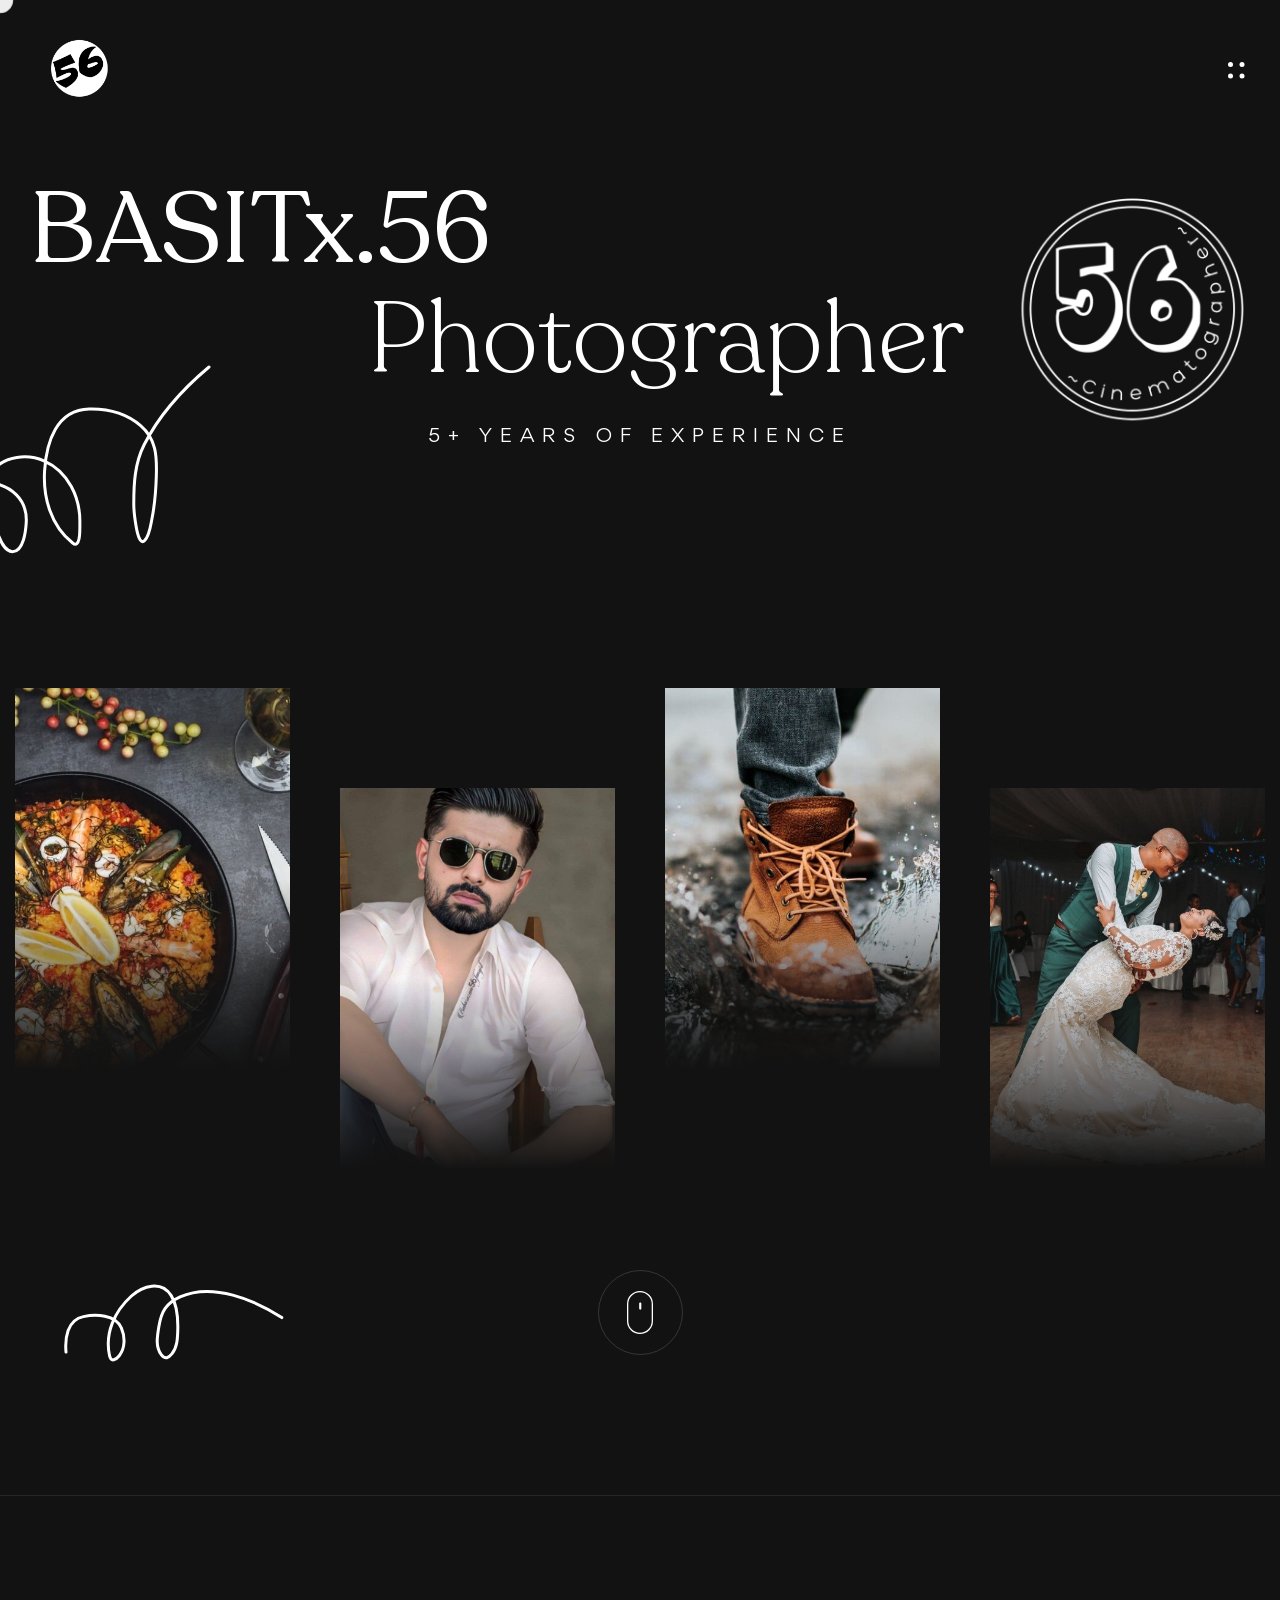
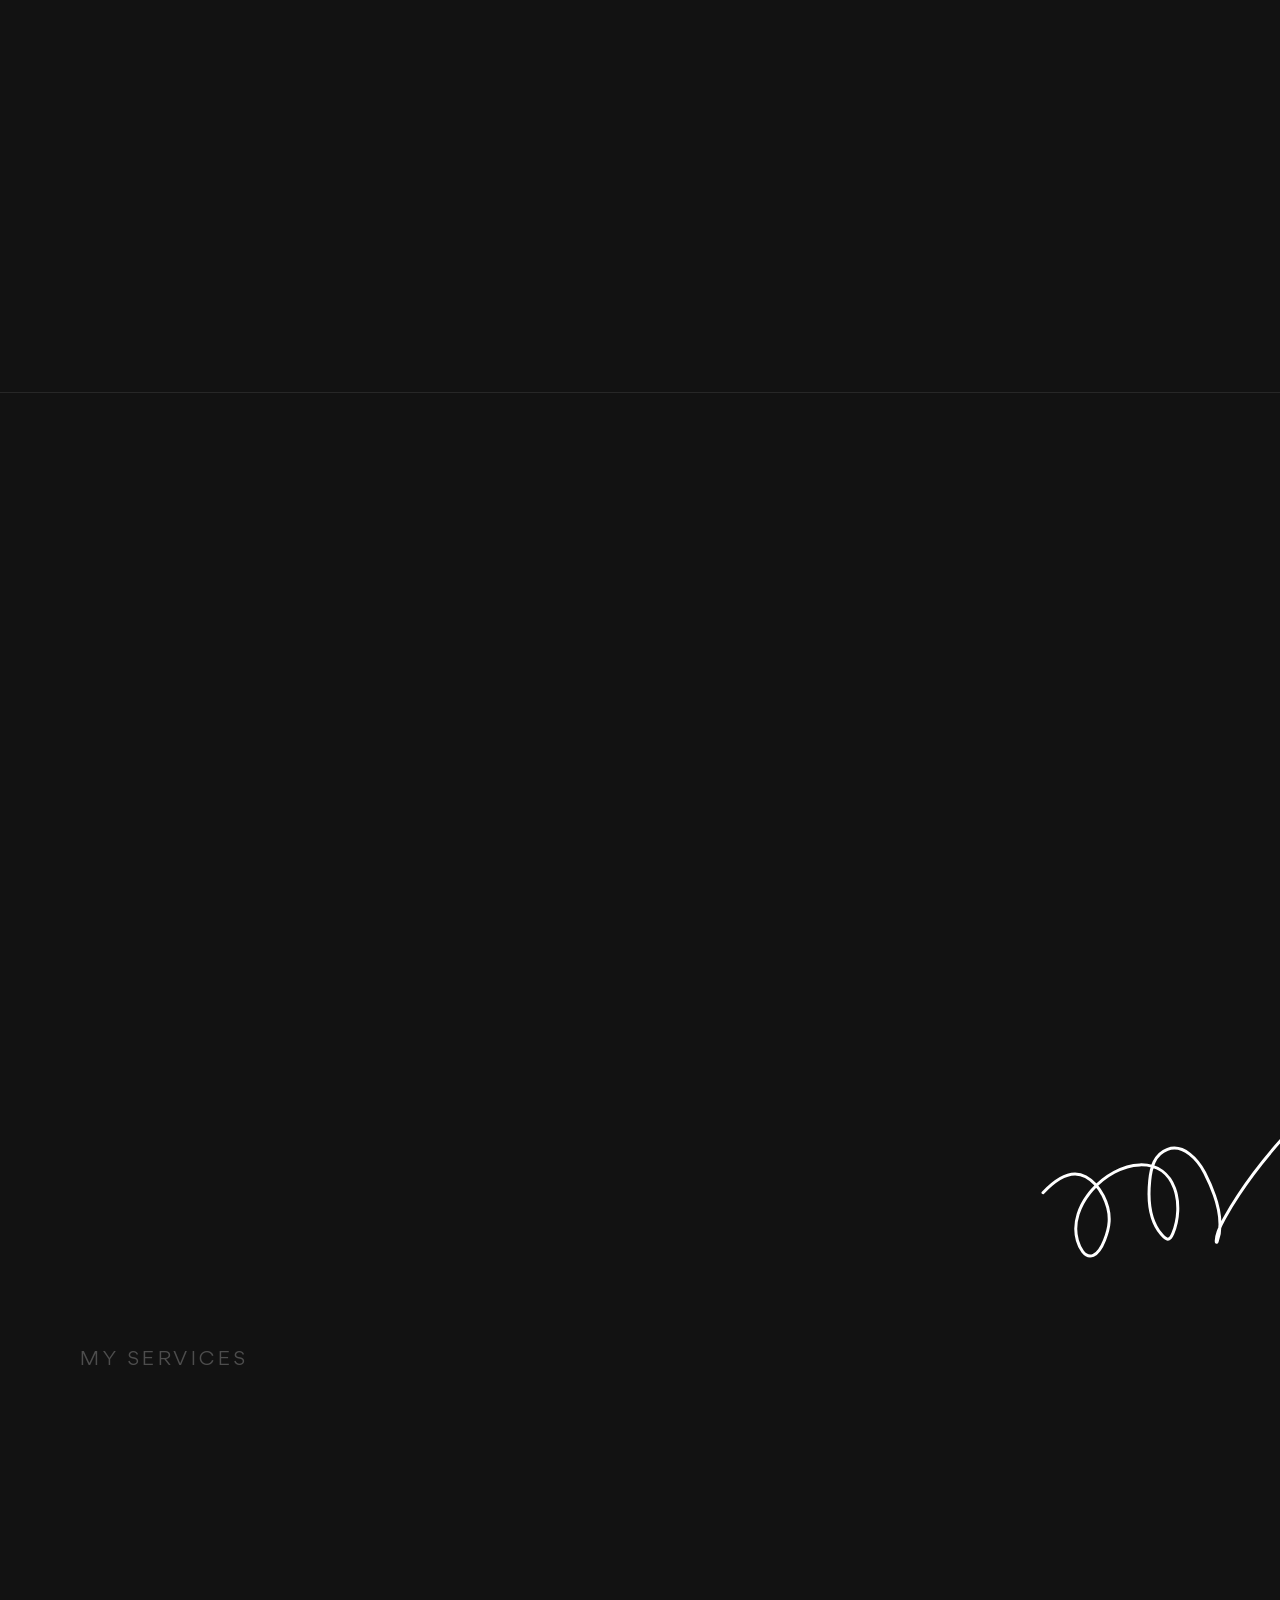
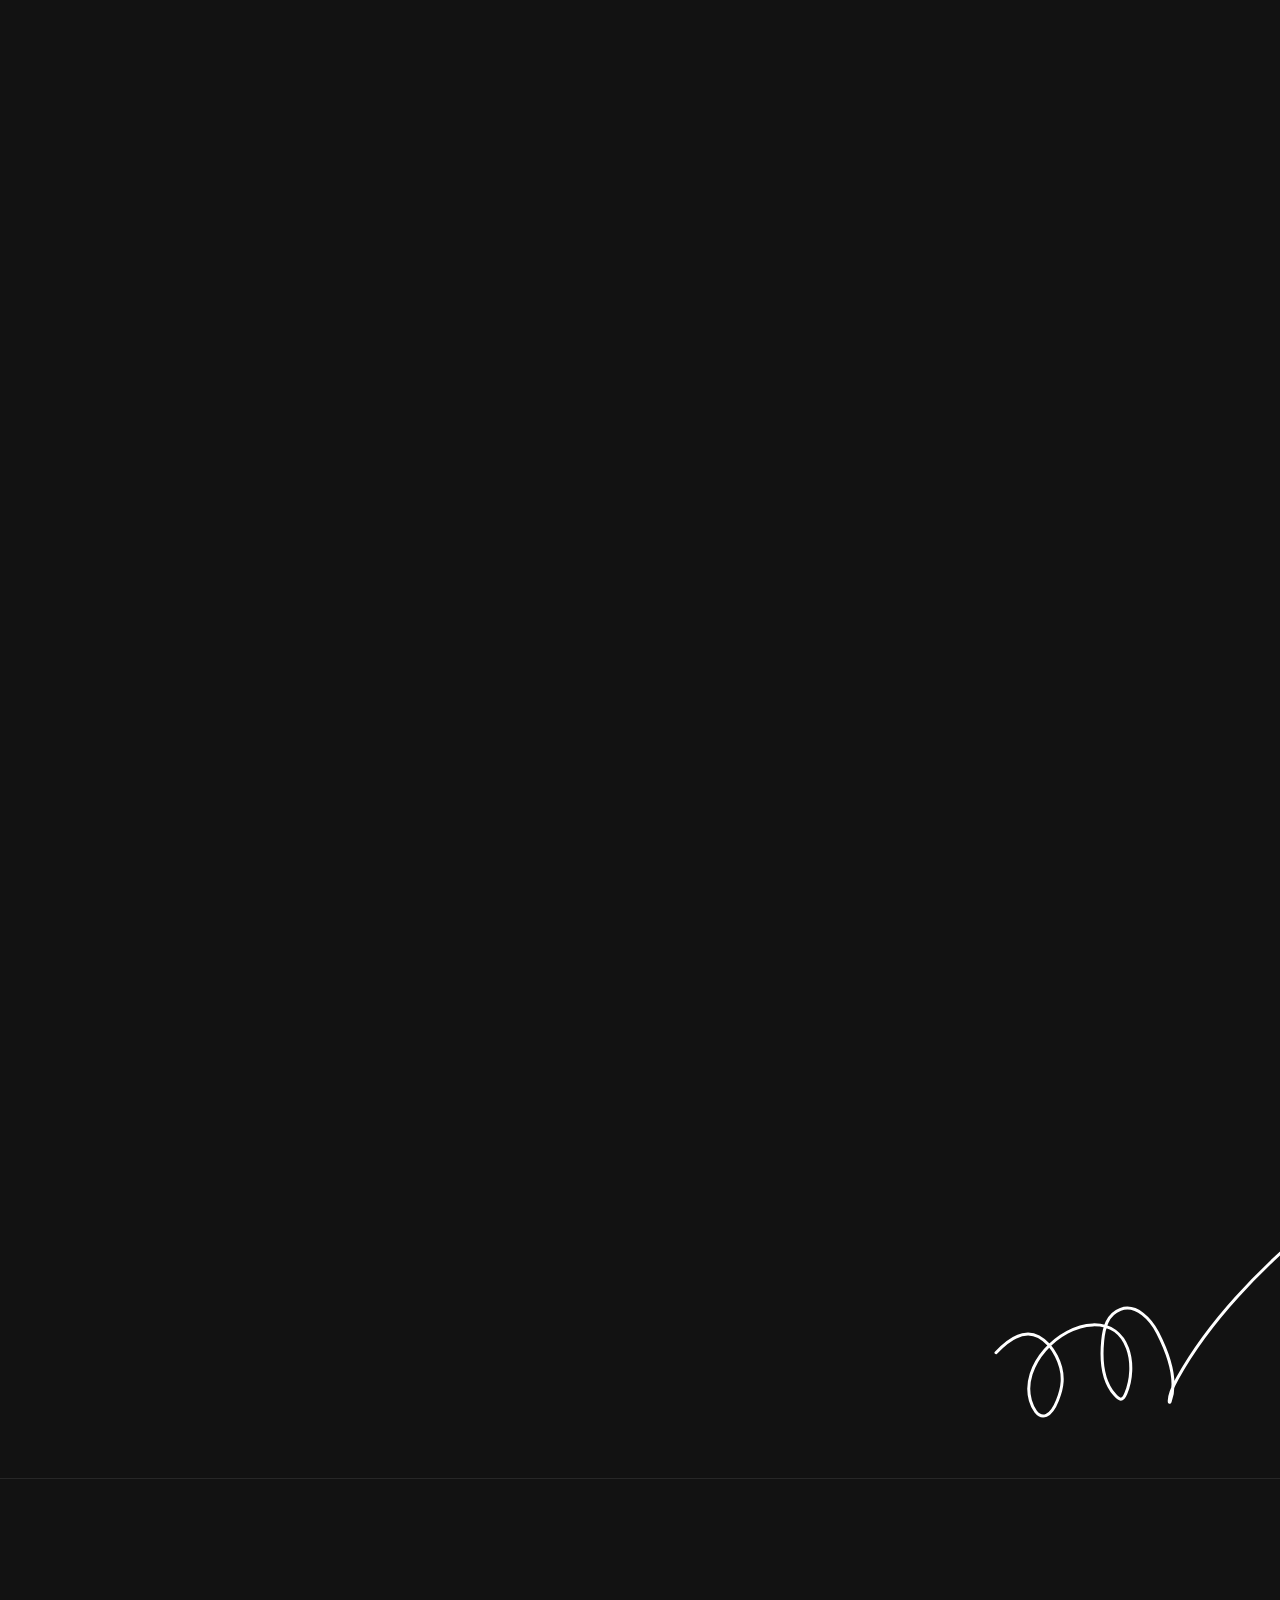
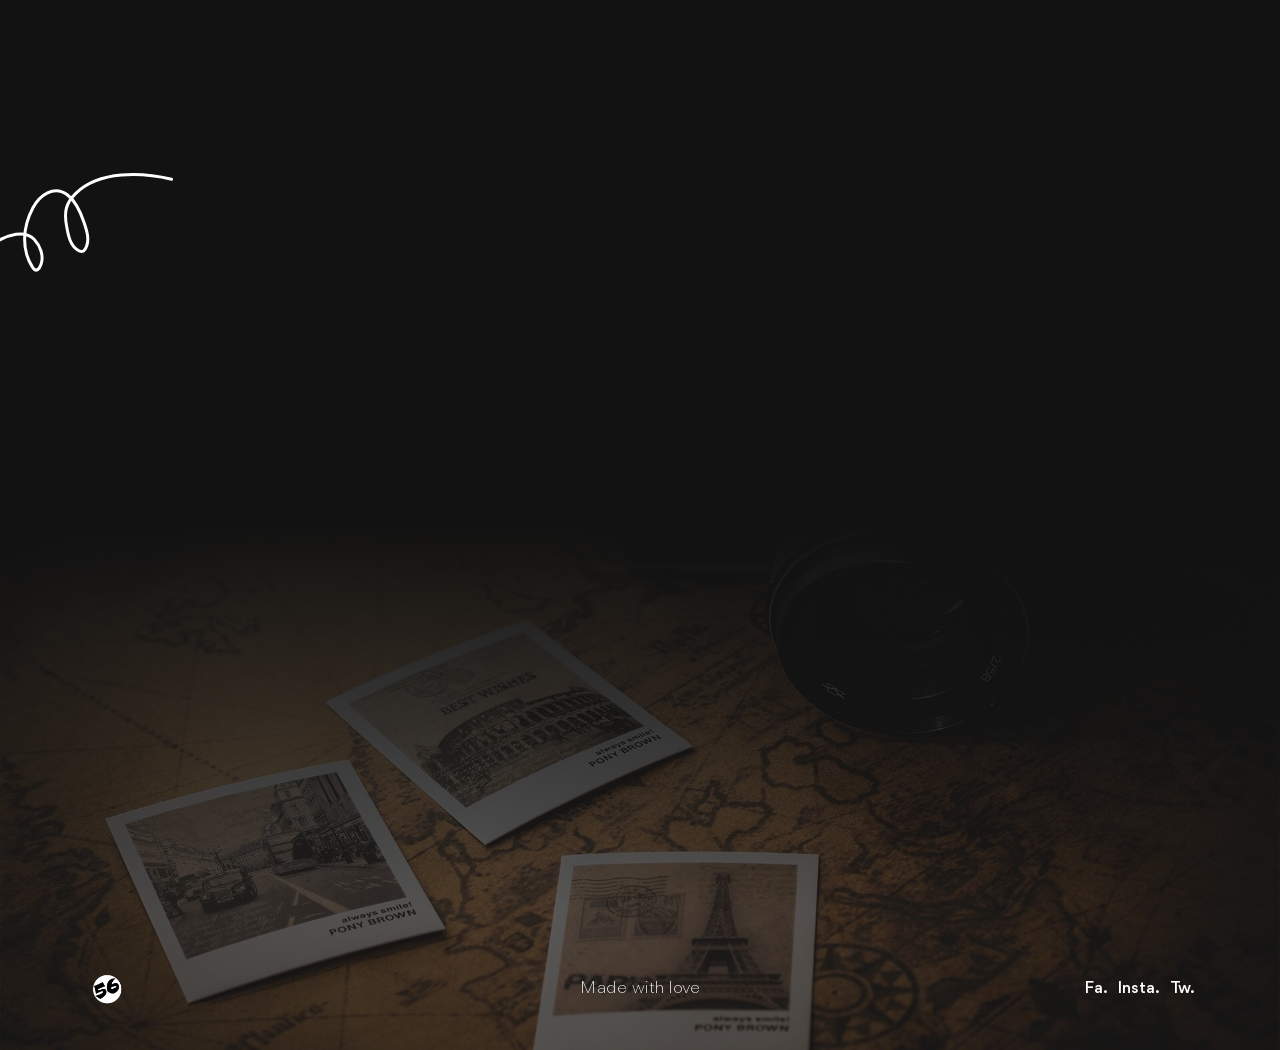
<file: index.html>
<!DOCTYPE html>
<html lang="en">

<head>
  <meta charset="UTF-8">
  <meta http-equiv="X-UA-Compatible" content="IE=edge">
  <meta name="viewport" content="width=device-width, initial-scale=1.0">

  <title>Basitx.56 is very cool</title>

  <meta name="title" content="56 PROTFOLIO">
  <meta name="description" content="This is a photographer portfolio, made by Basitx.56.">

  <link rel="shortcut icon" href="./assets/images/favicon.png" type="image/svg+xml">
  <link rel="stylesheet" href="./assets/css/style.css"> 
  <link rel="stylesheet" href="./assets/font/font.css">
  <link rel="preload" as="image" href="./assets/images/loading.png">
  <link rel="preload" as="image" href="./assets/images/loading-circle.svg">

</head>

<body class="active" id="top">

  <!--#PRELOADING-->

  <div class="loading" data-loading>
    <img src="./assets/images/loading.png" width="55" height="55" alt="loading" class="img">
    <img src="./assets/images/loading-circle.svg" width="70" height="70" alt="" class="circle">
  </div>



    

  <!--#HEADER-->

  <header class="header" data-header>
    <div class="container">

      <a href="#" class="logo">
        <img src="./assets/images/logo.png" width="80" height="80" alt="Basit home">
      </a>

      <button class="nav-open-btn" aria-label="open menu" data-nav-toggler>
        <img src="./assets/images/menu.svg" width="17" height="17" alt="menu icon">
      </button>

      <nav class="navbar" data-navbar>

        <div class="navbar-top">
          <a href="#" class="logo">
            <img src="./assets/images/nav-logo.png" width="180" height="80" alt="Richard home" class="img">
          </a>

          <button class="nav-close-btn" aria-label="close menu" data-nav-toggler>
            <span class="span one"></span>
            <span class="span two"></span>
          </button>
        </div>

        <ul class="navbar-list">

          <li class="navbar-item">
            <a href="#home" class="navbar-link" data-nav-link>Home</a>
          </li>

          <li class="navbar-item">
            <a href="#gallery" class="navbar-link" data-nav-link>Gallery</a>
          </li>

          <li class="navbar-item">
            <a href="#about" class="navbar-link" data-nav-link>About</a>
          </li>

          <li class="navbar-item">
            <a href="#services" class="navbar-link" data-nav-link>Services</a>
          </li>

          <li class="navbar-item">
            <a href="#portfolio" class="navbar-link" data-nav-link>Portfolio</a>
          </li>

          <li class="navbar-item">
            <a href="#contact" class="navbar-link" data-nav-link>Contact us</a>
          </li>

        </ul>

        <button class="login-btn">
          <img src="./assets/images/user.svg" width="21" height="21" alt="user icon">

          <span class="span">Login</span>
        </button>

        <p class="navbar-title">My Address</p>

        <address class="navbar-text">
          A land of ancient heritage, vibrant cultures, and majestic landscapes, Pakistan thrives where tradition and modernity converge.
        </address>

        <p class="navbar-text">
          Urgent issue? call us at
          <a href="tel:xxxxxxxxxx" class="contact-link">0315-151432-5</a>
        </p>

      </nav>

      <div class="overlay" data-nav-toggler data-overlay></div>

    </div>
  </header>





  <main>
    <article>

      <!--#HERO-->

      <section class="section hero" id="home" aria-label="home">
        <div class="container">

          <img src="./assets/images/hero-banner.png" width="500px" height="500px" alt="" class="hero-banner">

          <div class="hero-content">

            <h1 class="h1 hero-title">BASITx.56</h1>

            <div class="wrapper h2">
              <strong class="strong" data-letter-effect>Photographer</strong>
              <strong class="strong" data-letter-effect>Shutterbug</strong>
              <strong class="strong" data-letter-effect>Lensman</strong>
              <strong class="strong" data-letter-effect>Visual artist</strong>
            </div>

            <p class="hero-text">5+ Years Of Experience</p>

          </div>

        </div>

        <img src="./assets/images/hero-shape.svg" width="211" height="189" alt="" class="shape">

      </section>





      <!--#GALLERY-->

      <section class="section gallery" id="gallery">
        <div class="container">

          <ul class="gallery-list">

            <li class="gallery-item" data-reveal>

              <div class="gallery-card">

                <figure class="card-banner img-holder has-before" style="--width: 450; --height: 625;">
                  <img src="./assets/images/gallery-1.jpg" width="450" height="625" loading="lazy" alt="The Drunken"
                    class="img-cover">
                </figure>

                <div class="card-content">
                  <h3 class="h6">
                    <a href="#" class="card-title">The Drunken</a>
                  </h3>

                  <span class="card-tag">Food, Event</span>
                </div>

                <a href="#" class="btn-icon">
                  <img src="./assets/images/arrow-forward.svg" width="43" height="20" loading="lazy"
                    alt="arrow-forward icon">
                </a>

              </div>

              <div class="gallery-card">

                <figure class="card-banner img-holder has-before" style="--width: 450; --height: 625;">
                  <img src="./assets/images/gallery-2.jpg" width="450" height="625" loading="lazy"
                    alt="Lettuce Entertain" class="img-cover">
                </figure>

                <div class="card-content">
                  <h3 class="h6">
                    <a href="#" class="card-title">Lettuce Entertain</a>
                  </h3>

                  <span class="card-tag">Landscape</span>
                </div>

                <a href="#" class="btn-icon">
                  <img src="./assets/images/arrow-forward.svg" width="43" height="20" loading="lazy"
                    alt="arrow-forward icon">
                </a>

              </div>

            </li>

            <li class="gallery-item" data-reveal>

              <div class="gallery-card">

                <figure class="card-banner img-holder has-before" style="--width: 450; --height: 625;">
                  <img src="./assets/images/gallery-3.jpg" width="450" height="625" loading="lazy" alt="Leaping Lizard"
                    class="img-cover">
                </figure>

                <div class="card-content">
                  <h3 class="h6">
                    <a href="#" class="card-title">Babar Azam</a>
                  </h3>

                  <span class="card-tag">Cricketer, Model</span>
                </div>

                <a href="#" class="btn-icon">
                  <img src="./assets/images/arrow-forward.svg" width="43" height="20" loading="lazy"
                    alt="arrow-forward icon">
                </a>

              </div>

              <div class="gallery-card">

                <figure class="card-banner img-holder has-before" style="--width: 450; --height: 625;">
                  <img src="./assets/images/gallery-4.jpg" width="450" height="625" loading="lazy" alt="Juan More Taco"
                    class="img-cover">
                </figure>

                <div class="card-content">
                  <h3 class="h6">
                    <a href="#" class="card-title">Juan More Taco</a>
                  </h3>

                  <span class="card-tag">Architecture, Event</span>
                </div>

                <a href="#" class="btn-icon">
                  <img src="./assets/images/arrow-forward.svg" width="43" height="20" loading="lazy"
                    alt="arrow-forward icon">
                </a>

              </div>

            </li>

            <li class="gallery-item" data-reveal>

              <div class="gallery-card">

                <figure class="card-banner img-holder has-before" style="--width: 450; --height: 625;">
                  <img src="./assets/images/gallery-5.jpg" width="450" height="625" loading="lazy" alt="Goldilox Bagels"
                    class="img-cover">
                </figure>

                <div class="card-content">
                  <h3 class="h6">
                    <a href="#" class="card-title">Goldilox Bagels</a>
                  </h3>

                  <span class="card-tag">People, Film</span>
                </div>

                <a href="#" class="btn-icon">
                  <img src="./assets/images/arrow-forward.svg" width="43" height="20" loading="lazy"
                    alt="arrow-forward icon">
                </a>

              </div>

              <div class="gallery-card">

                <figure class="card-banner img-holder has-before" style="--width: 450; --height: 625;">
                  <img src="./assets/images/gallery-6.jpg" width="450" height="625" loading="lazy" alt="Cookie Monstah"
                    class="img-cover">
                </figure>

                <div class="card-content">
                  <h3 class="h6">
                    <a href="#" class="card-title">Shaheen Afridi</a>
                  </h3>

                  <span class="card-tag">Wedding, Event</span>
                </div>

                <a href="#" class="btn-icon">
                  <img src="./assets/images/arrow-forward.svg" width="43" height="20" loading="lazy"
                    alt="arrow-forward icon">
                </a>

              </div>

            </li>

            <li class="gallery-item" data-reveal>

              <div class="gallery-card">

                <figure class="card-banner img-holder has-before" style="--width: 450; --height: 625;">
                  <img src="./assets/images/gallery-7.jpg" width="450" height="625" loading="lazy"
                    alt="Divine Pastabilities" class="img-cover">
                </figure>

                <div class="card-content">
                  <h3 class="h6">
                    <a href="#" class="card-title">Divine Pastabilities</a>
                  </h3>

                  <span class="card-tag">Wedding, Model</span>
                </div>

                <a href="#" class="btn-icon">
                  <img src="./assets/images/arrow-forward.svg" width="43" height="20" loading="lazy"
                    alt="arrow-forward icon">
                </a>

              </div>

              <div class="gallery-card">

                <figure class="card-banner img-holder has-before" style="--width: 450; --height: 625;">
                  <img src="./assets/images/gallery-8.jpg" width="450" height="625" loading="lazy"
                    alt="The Lockhart Bar" class="img-cover">
                </figure>

                <div class="card-content">
                  <h3 class="h6">
                    <a href="#" class="card-title">The Lockhart Bar</a>
                  </h3>

                  <span class="card-tag">Health & Wellnes</span>
                </div>

                <a href="#" class="btn-icon">
                  <img src="./assets/images/arrow-forward.svg" width="43" height="20" loading="lazy"
                    alt="arrow-forward icon">
                </a>

              </div>

            </li>

          </ul>

          <a href="#service" class="scroll-down">
            <img src="./assets/images/scroll-down.svg" width="40" height="66" loading="lazy" alt="mouse scroll">
          </a>

          <img src="./assets/images/gallery-shape.svg" width="220" height="78" loading="lazy" alt="" class="shape">

        </div>
      </section>





      <!--#CATEGORY-->

      <section class="section category" aria-label="photography category">
        <div class="container">

          <ul class="category-list">

            <li class="category-item" data-reveal>
              <a href="#" class="category-card">

                <h3 class="h4 card-title">Landscape,</h3>

                <figure class="card-banner img-holder" style="--width: 600; --height: 690;">
                  <img src="./assets/images/category-1.jpg" width="600" height="690" loading="lazy" alt="Landscape"
                    class="img-cover">
                </figure>

              </a>
            </li>

            <li class="category-item" data-reveal>
              <a href="#" class="category-card">

                <h3 class="h4 card-title">Model,</h3>

                <figure class="card-banner img-holder" style="--width: 600; --height: 690;">
                  <img src="./assets/images/category-2.jpg" width="600" height="690" loading="lazy" alt="Model"
                    class="img-cover">
                </figure>

              </a>
            </li>

            <li class="category-item" data-reveal>
              <a href="#" class="category-card">

                <h3 class="h4 card-title">Street,</h3>

                <figure class="card-banner img-holder" style="--width: 600; --height: 690;">
                  <img src="./assets/images/category-3.jpg" width="600" height="690" loading="lazy" alt="Street"
                    class="img-cover">
                </figure>

              </a>
            </li>

            <li class="category-item" data-reveal>
              <a href="#" class="category-card">

                <h3 class="h4 card-title">Product,</h3>

                <figure class="card-banner img-holder" style="--width: 600; --height: 690;">
                  <img src="./assets/images/category-4.jpg" width="600" height="690" loading="lazy" alt="Product"
                    class="img-cover">
                </figure>

              </a>
            </li>

            <li class="category-item" data-reveal>
              <a href="#" class="category-card">

                <h3 class="h4 card-title">Fashion,</h3>

                <figure class="card-banner img-holder" style="--width: 600; --height: 690;">
                  <img src="./assets/images/category-2.jpg" width="600" height="690" loading="lazy" alt="Fashion"
                    class="img-cover">
                </figure>

              </a>
            </li>

            <li class="category-item" data-reveal>
              <a href="#" class="category-card">

                <h3 class="h4 card-title">Film,</h3>

                <figure class="card-banner img-holder" style="--width: 600; --height: 690;">
                  <img src="./assets/images/category-5.jpg" width="600" height="690" loading="lazy" alt="Film"
                    class="img-cover">
                </figure>

              </a>
            </li>

            <li class="category-item" data-reveal>
              <a href="#" class="category-card">

                <h3 class="h4 card-title">Architecture,</h3>

                <figure class="card-banner img-holder" style="--width: 600; --height: 690;">
                  <img src="./assets/images/category-6.jpg" width="600" height="690" loading="lazy" alt="Architecture"
                    class="img-cover">
                </figure>

              </a>
            </li>

            <li class="category-item" data-reveal>
              <a href="#" class="category-card">

                <h3 class="h4 card-title">Event,</h3>

                <figure class="card-banner img-holder" style="--width: 600; --height: 690;">
                  <img src="./assets/images/category-7.jpg" width="600" height="690" loading="lazy" alt="Event"
                    class="img-cover">
                </figure>

              </a>
            </li>

            <li class="category-item" data-reveal>
              <a href="#" class="category-card">

                <h3 class="h4 card-title">Wedding,</h3>

                <figure class="card-banner img-holder" style="--width: 600; --height: 690;">
                  <img src="./assets/images/category-8.jpg" width="600" height="690" loading="lazy" alt="Wedding"
                    class="img-cover">
                </figure>

              </a>
            </li>

            <li class="category-item" data-reveal>
              <a href="#" class="category-card">

                <h3 class="h4 card-title">People,</h3>

                <figure class="card-banner img-holder" style="--width: 600; --height: 690;">
                  <img src="./assets/images/category-9.jpg" width="600" height="690" loading="lazy" alt="People"
                    class="img-cover">
                </figure>

              </a>
            </li>

            <li class="category-item" data-reveal>
              <a href="#" class="category-card">

                <h3 class="h4 card-title">Event,</h3>

                <figure class="card-banner img-holder" style="--width: 600; --height: 690;">
                  <img src="./assets/images/category-7.jpg" width="600" height="690" loading="lazy" alt="Event"
                    class="img-cover">
                </figure>

              </a>
            </li>

            <li class="category-item" data-reveal>
              <a href="#" class="category-card">

                <h3 class="h4 card-title">Food,</h3>

                <figure class="card-banner img-holder" style="--width: 600; --height: 690;">
                  <img src="./assets/images/category-10.jpg" width="600" height="690" loading="lazy" alt="Food"
                    class="img-cover">
                </figure>

              </a>
            </li>

            <li class="category-item" data-reveal>
              <a href="#" class="category-card">

                <h3 class="h4 card-title">Health & Wellnes.</h3>

                <figure class="card-banner img-holder" style="--width: 600; --height: 690;">
                  <img src="./assets/images/category-11.jpg" width="600" height="690" loading="lazy"
                    alt="Health & Wellnes" class="img-cover">
                </figure>

              </a>
            </li>

          </ul>

        </div>
      </section>





      <!--#ABOUT-->

      <section class="section about" id="about" aria-label="about me">
        <div class="container">

          <div class="about-content">

            <h2 class="h2 section-title" data-reveal="right">
              Hi. I’m <br>
               Basitx.56
            </h2>

            <div class="wrapper has-before" data-reveal="right">

              <p class="section-text">
                A passionate
                <em class="em">photograher</em>
                who is working in this field for
                <em class="em">last FIVE years.</em>
                I’m ready to give you my best.
              </p>

              <img src="./assets/images/signature.png" width="151" height="92" loading="lazy" alt="signature"
                class="img">

            </div>

          </div>

          <figure class="about-banner" data-reveal="left">

            <div class="img-holder has-before" style="--width: 512; --height: 684;">
              <img src="./assets/images/about-banner.jpg" width="512" height="684" loading="lazy" alt="Riachard Ryan"
                class="img-cover">
            </div>

            <img src="./assets/images/about-shape-1.png" width="178" height="178" loading="lazy" alt=""
              class="shape shape-1">

            <img src="./assets/images/about-shape-2.svg" width="659" height="653" loading="lazy" alt=""
              class="shape shape-2">

          </figure>

          <img src="./assets/images/about-shape-3.svg" width="239" height="232" loading="lazy" alt=""
            class="shape shape-3">

        </div>
      </section>





      <!--#SERVICE-->

      <section class="section service" id="service" aria-labelledby="service-lable">

        <p class="section-subtitle container" id="service-lable">My Services</p>

        <ul class="service-list">

          <li data-reveal>
            <div class="service-card container">

              <img src="./assets/images/service-1.jpg" width="340" height="380" loading="lazy" alt="Wedding Photography"
                class="img">

              <div>
                <h3 class="h3 card-title">Wedding Photography</h3>

                <p class="card-subtitle">
                  Capturing moments, timeless and true.

                </p>
              </div>

              <a href="#" class="btn-icon" aria-label="See more">
                <svg xmlns="http://www.w3.org/2000/svg" width="43" height="20" viewBox="0 0 43 20" fill="none">
                  <path d="M0 10H41" stroke="white" stroke-width="2" />
                  <path d="M33 1L41.9 10.2727L33 19" stroke="white" stroke-width="2" />
                </svg>
              </a>

            </div>
          </li>

          <li data-reveal>
            <div class="service-card container">

              <img src="./assets/images/service-2.jpg" width="340" height="380" loading="lazy" alt="Event Organiser"
                class="img">

              <div>
                <h3 class="h3 card-title">Event Organiser</h3>

                <p class="card-subtitle">
                  For us, by great means, their very fault.
                </p>
              </div>

              <a href="#" class="btn-icon" aria-label="See more">
                <svg xmlns="http://www.w3.org/2000/svg" width="43" height="20" viewBox="0 0 43 20" fill="none">
                  <path d="M0 10H41" stroke="white" stroke-width="2" />
                  <path d="M33 1L41.9 10.2727L33 19" stroke="white" stroke-width="2" />
                </svg>
              </a>

            </div>
          </li>

          <li data-reveal>
            <div class="service-card container">

              <img src="./assets/images/service-3.jpg" width="340" height="380" loading="lazy" alt="Product Marketing"
                class="img">

              <div>
                <h3 class="h3 card-title">Product Marketing</h3>

                <p class="card-subtitle">
                  Powerfully repelling what you don’t want, so you can focus on what matters.
                </p>
              </div>

              <a href="#" class="btn-icon" aria-label="See more">
                <svg xmlns="http://www.w3.org/2000/svg" width="43" height="20" viewBox="0 0 43 20" fill="none">
                  <path d="M0 10H41" stroke="white" stroke-width="2" />
                  <path d="M33 1L41.9 10.2727L33 19" stroke="white" stroke-width="2" />
                </svg>
              </a>

            </div>
          </li>

          <li data-reveal>
            <div class="service-card container">

              <img src="./assets/images/service-4.jpg" width="340" height="380" loading="lazy" alt="Videography"
                class="img">

              <div>
                <h3 class="h3 card-title">Videography</h3>

                <p class="card-subtitle">
                  Creating cinematic experiences that captivate and inspire.
                </p>
              </div>

              <a href="#" class="btn-icon" aria-label="See more">
                <svg xmlns="http://www.w3.org/2000/svg" width="43" height="20" viewBox="0 0 43 20" fill="none">
                  <path d="M0 10H41" stroke="white" stroke-width="2" />
                  <path d="M33 1L41.9 10.2727L33 19" stroke="white" stroke-width="2" />
                </svg>
              </a>

            </div>
          </li>

        </ul>

      </section>





      <!--#PORTFOLIO-->

      <section class="section portfolio" id="portfolio" aria-labelledby="portfolio-label">
        <div class="container">

          <div class="portfolio-list">

            <div class="wrapper">

              <h2 class="h2 section-title" id="portfolio-label" data-reveal>My Recent Work.</h2>

              <div class="portfolio-card" data-reveal>

                <figure class="card-banner img-holder has-before" style="--width: 700; --height: 605;">
                  <img src="./assets/images/portfolio-1.jpg" width="700" height="605" loading="lazy" alt="Shoe Promo"
                    class="img-cover">
                </figure>

                <div class="card-content">
                  <h3 class="h4">
                    <a href="#" class="card-title">Shoe Promo</a>
                  </h3>

                  <p class="card-tag">Product</p>
                </div>

                <a href="#" class="btn-icon" aria-label="See more">
                  <svg xmlns="http://www.w3.org/2000/svg" width="43" height="20" viewBox="0 0 43 20" fill="none">
                    <path d="M0 10H41" stroke="black" stroke-width="2" />
                    <path d="M33 1L41.9 10.2727L33 19" stroke="black" stroke-width="2" />
                  </svg>
                </a>

              </div>

              <div class="portfolio-card" data-reveal>

                <figure class="card-banner img-holder has-before" style="--width: 700; --height: 1091;">
                  <img src="./assets/images/portfolio-2.jpg" width="700" height="1091" loading="lazy" alt="Wedding Shot"
                    class="img-cover">
                </figure>

                <div class="card-content">
                  <h3 class="h4">
                    <a href="#" class="card-title">Wedding Shot</a>
                  </h3>

                  <p class="card-tag">Wedding</p>
                </div>

                <a href="#" class="btn-icon" aria-label="See more">
                  <svg xmlns="http://www.w3.org/2000/svg" width="43" height="20" viewBox="0 0 43 20" fill="none">
                    <path d="M0 10H41" stroke="black" stroke-width="2" />
                    <path d="M33 1L41.9 10.2727L33 19" stroke="black" stroke-width="2" />
                  </svg>
                </a>

              </div>

            </div>

            <div class="wrapper">

              <div class="portfolio-card" data-reveal>

                <figure class="card-banner img-holder has-before" style="--width: 700; --height: 1000;">
                  <img src="./assets/images/portfolio-3.jpg" width="700" height="1000" loading="lazy" alt="Fashion Show"
                    class="img-cover">
                </figure>

                <div class="card-content">
                  <h3 class="h4">
                    <a href="#" class="card-title">Fashion Show</a>
                  </h3>

                  <p class="card-tag">Fashion, Model</p>
                </div>

                <a href="#" class="btn-icon" aria-label="See more">
                  <svg xmlns="http://www.w3.org/2000/svg" width="43" height="20" viewBox="0 0 43 20" fill="none">
                    <path d="M0 10H41" stroke="black" stroke-width="2" />
                    <path d="M33 1L41.9 10.2727L33 19" stroke="black" stroke-width="2" />
                  </svg>
                </a>

              </div>

              <div class="portfolio-card" data-reveal>

                <figure class="card-banner img-holder has-before" style="--width: 700; --height: 850;">
                  <img src="./assets/images/portfolio-4.jpg" width="700" height="850" loading="lazy" alt="Jumbo Barger"
                    class="img-cover">
                </figure>

                <div class="card-content">
                  <h3 class="h4">
                    <a href="#" class="card-title">Jumbo Barger</a>
                  </h3>

                  <p class="card-tag">Food</p>
                </div>

                <a href="#" class="btn-icon" aria-label="See more">
                  <svg xmlns="http://www.w3.org/2000/svg" width="43" height="20" viewBox="0 0 43 20" fill="none">
                    <path d="M0 10H41" stroke="black" stroke-width="2" />
                    <path d="M33 1L41.9 10.2727L33 19" stroke="black" stroke-width="2" />
                  </svg>
                </a>

              </div>

            </div>

          </div>

          <img src="./assets/images/portfolio-shape.svg" width="286" height="232" loading="lazy" alt="" class="shape">

        </div>
      </section>

    </article>
  </main>





  <!--#FOOTER-->

  <footer class="footer">

    <div class="footer-top section" id="contact">
      <div class="container">

        <p class="section-subtitle" data-reveal>Contact Us</p>

        <h2 class="h2 section-title" data-reveal>
          Work inquiry, Job oportunities? Send Message.
        </h2>

        <a href="#" class="btn-icon" data-reveal>
          <img src="./assets/images/arrow-forward.svg" width="43" height="20" loading="lazy" alt="arrow-forward icon">
        </a>

        <img src="./assets/images/footer-1.jpg" width="159" height="176" loading="lazy" alt="photography"
          class="abs-img abs-img-1" data-reveal>

        <img src="./assets/images/footer-2.jpg" width="265" height="275" loading="lazy" alt="photography"
          class="abs-img abs-img-2" data-reveal>

        <img src="./assets/images/footer-3.jpg" width="303" height="272" loading="lazy" alt="photography"
          class="abs-img abs-img-3" data-reveal>

        <img src="./assets/images/footer-4.jpg" width="175" height="175" loading="lazy" alt="photography"
          class="abs-img abs-img-4" data-reveal>

        <img src="./assets/images/footer-shape.svg" width="185" height="134" loading="lazy" alt="" class="shape">

      </div>
    </div>

    <div class="footer-bottom">
      <div class="container">

        <a href="#" class="logo">
          <img src="./assets/images/logo.png" width="40" height="40" loading="lazy" alt="Richard home">
        </a>

        <ul class="social-list">

          <li>
            <a href="https://www.facebook.com/BA56T" class="social-link">Fa.</a>
          </li>

          <li>
            <a href="https://www.instagram.com/basitx.56" class="social-link">Insta.</a>
          </li>

          <li>
            <a href="#" class="social-link">Tw.</a>
          </li>

        </ul>

        <p class="copyright">Made with love</p>

      </div>
    </div>

    <div class="footer-bg has-before">
      <img src="./assets/images/footer-bg.jpg" width="1920" height="1135" loading="lazy" alt="photography"
        class="img-cover">
    </div>

  </footer>





  <!--#BACK TO TOP-->

  <a href="#top" class="back-top-btn" aria-label="back to top" data-back-top-btn>0%</a>





  <!--#CURSOR-->

  <div class="cursor" data-cursor></div>





  <!--js link-->
  <script src="./assets/js/script.js"></script>

</body>

</html>
</file>
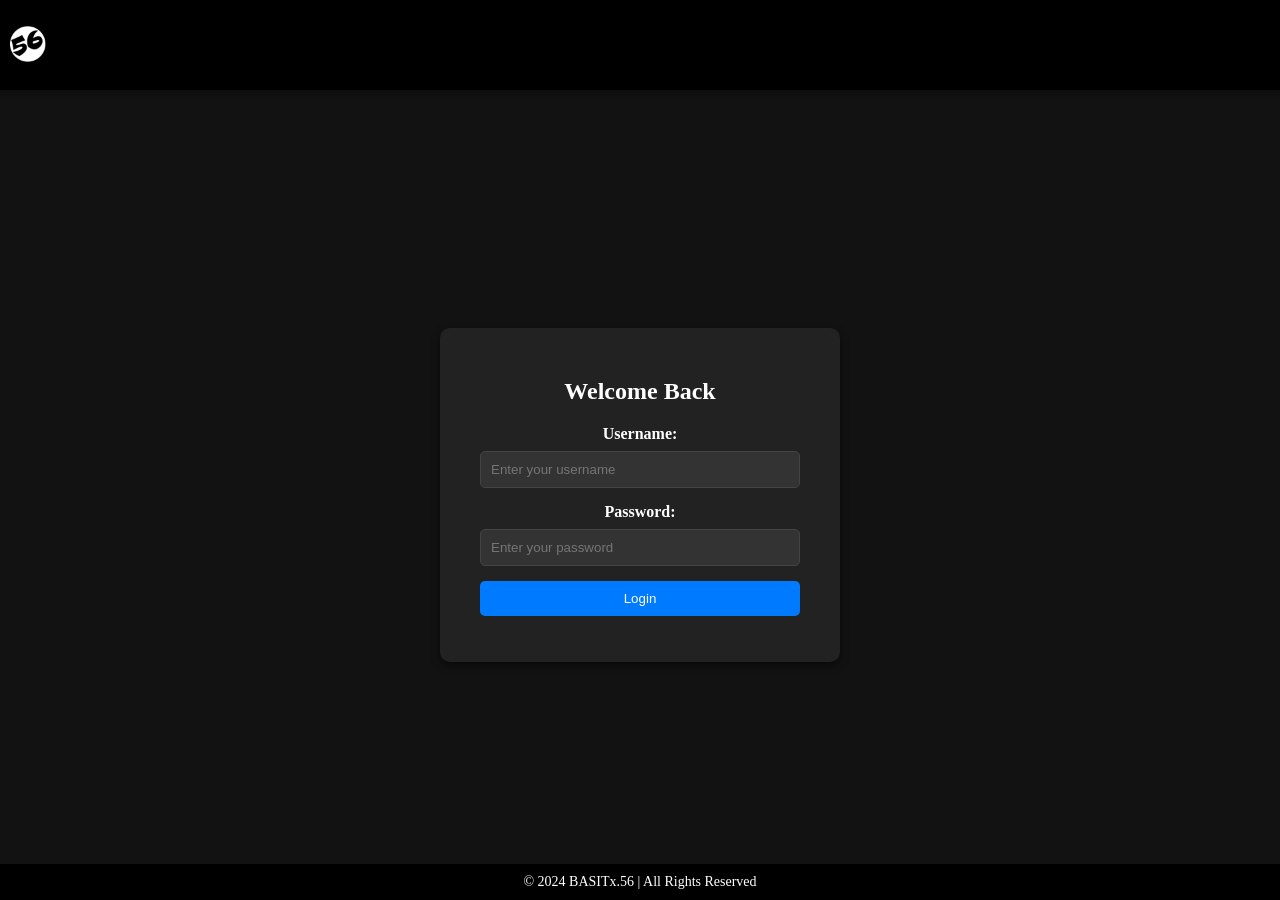
<file: login.html>
<!DOCTYPE html>
<html lang="en">
<head>
  <meta charset="UTF-8">
  <meta name="viewport" content="width=device-width, initial-scale=1.0">
  <title>Login - Portfolio</title>
  <link rel="stylesheet" href="login.css">
</head>
<body>
  <!-- Header -->
  <header class="header">
    <img src="./assets/images/logo.png" alt="Logo" class="logo">
    
  </header>

  <!-- Main Content -->
  <div class="login-container">
    <h2>Welcome Back</h2>
    <form id="loginForm">
      <label for="username">Username:</label>
      <input type="text" id="username" name="username" placeholder="Enter your username" required>
      
      <label for="password">Password:</label>
      <input type="password" id="password" name="password" placeholder="Enter your password" required>
      
      <button type="submit">Login</button>
    </form>
    <p id="error-message" class="error"></p>
  </div>

  <!-- Footer -->
  <footer class="footer">
    <p>&copy; 2024 BASITx.56 | All Rights Reserved</p>
  </footer>

  <script>
    document.getElementById('loginForm').addEventListener('submit', function(event) {
      event.preventDefault();
      
      const username = document.getElementById('username').value;
      const password = document.getElementById('password').value;

      
      if (username === 'basit' && password === 'basit') {
        window.location.href = 'index.html'; // Redirect to the portfolio
      } else {
        document.getElementById('error-message').textContent = 'Invalid username or password.';
      }
    });
  </script>
</body>
</html>
</file>
<file: assets/css/style.css>
/*-----------------------------------*\
  #style.css
\*-----------------------------------*/

/**
 * copyright 2022 codewithsadee
 */





/*-----------------------------------*\
  #CUSTOM PROPERTY
\*-----------------------------------*/

:root {

  /**
   * colors
   */

  --smokey-black: hsl(0, 0%, 7%);
  --eerie-black: hsl(0, 0%, 9%);
  --radical-red: hsl(346, 100%, 58%);
  --white_a9: hsla(0, 0%, 100%, 0.09);
  --white_a15: hsla(0, 0%, 100%, 0.15);
  --white_a25: hsla(0, 0%, 100%, 0.25);
  --white_a50: hsla(0, 0%, 100%, 0.5);
  --white_a70: hsla(0, 0%, 100%, 0.7);
  --white_a75: hsla(0, 0%, 100%, 0.75);
  --white_a80: hsla(0, 0%, 100%, 0.8);
  --jet-1: hsl(0, 0%, 20%);
  --jet-2: hsl(0, 0%, 16%);
  --white: hsl(0, 0%, 100%);
  --black: hsl(0, 0%, 0%);

  /**
   * gradient color
   */

  --gradient-1: linear-gradient(180deg, transparent, var(--smokey-black));
  --gradient-2: linear-gradient(180deg,var(--smokey-black) 25%,hsla(0, 0%, 0%, 0.6) 80%);

  /**
   * typography
   */

  --ff-recoleta: "Recoleta", serif;
  --ff-gordita: "Gordita", sans-serif;
  
  --fs-1: 6rem;
  --fs-2: 5rem;
  --fs-3: 3.8rem;
  --fs-4: 2.8rem;
  --fs-5: 2.6rem;
  --fs-6: 2.2rem;
  --fs-7: 2rem;
  --fs-8: 1.8rem;
  --fs-9: 1.5rem;
  --fs-10: 1.4rem;
  --fs-11: 1.2rem;
  
  --fw-300: 300;
  --fw-400: 400;
  --fw-500: 500;

  /**
   * spacing
   */

  --section-padding: 60px;

  /**
   * shadow
   */

  --shadow: 0 12px 30px -10px hsla(0, 0%, 14%, 0.1);

  /**
   * border radius
   */

  --radius-circle: 50%;
  --radius-5: 5px;
  --radius-25: 25px;

  /**
   * transition
   */

  --transition-1: 0.25s ease;
  --transition-2: 0.5s ease;
  --transition-3: 1s ease;
  --cubic-in: cubic-bezier(0.51, 0.03, 0.64, 0.28);
  --cubic-out: cubic-bezier(0.33, 0.85, 0.4, 0.96);

}





/*-----------------------------------*\
  #RESET
\*-----------------------------------*/

*,
*::before,
*::after {
  margin: 0;
  padding: 0;
  box-sizing: border-box;
}

li { list-style: none; }

a,
img,
span,
button,
ion-icon { display: block; }

a {
  color: inherit;
  text-decoration: none;
}

img { height: auto; }

button {
  background: none;
  border: none;
  font: inherit;
  cursor: pointer;
}

ion-icon { pointer-events: none; }

address { font-style: normal; }

html {
  font-family: var(--ff-gordita);
  font-size: 10px;
  scroll-behavior: smooth;
}

body {
  background-color: var(--smokey-black);
  color: var(--white);
  font-size: 1.6rem;
  font-weight: var(--fw-400);
  line-height: 2.15;
  overflow-x: hidden;
}

body.active { overflow: hidden; }

:focus-visible { outline-offset: 4px; }

::-webkit-scrollbar { width: 5px; }

::-webkit-scrollbar-track { background-color: var(--white); }

::-webkit-scrollbar-thumb { background-color: var(--jet-2); }





/*-----------------------------------*\
  #REUSED STYLE
\*-----------------------------------*/

.container { padding-inline: 15px; }

.shape { display: none; }

.section { padding-block: var(--section-padding); }

.h1,
.h2,
.h3,
.h4,
.h5,
.h6 {
  font-family: var(--ff-recoleta);
  line-height: 1.2;
}

.h1 {
  font-size: var(--fs-1);
  font-weight: var(--fw-400);
}

.h2,
.h3,
.h4,
.h5,
.h6 { font-weight: var(--fw-300); }

.h2 { font-size: var(--fs-2); }

.h3 { font-size: var(--fs-3); }

.h4 { font-size: var(--fs-4); }

.h5 { font-size: var(--fs-5); }

.h6 { font-size: var(--fs-6); }

.img-holder {
  aspect-ratio: var(--width) / var(--height);
  background-color: var(--jet-1);
  overflow: hidden;
}

.has-before {
  position: relative;
  z-index: 1;
}

.has-before::before {
  content: "";
  position: absolute;
}

.img-holder.has-before::before {
  bottom: 0;
  left: 0;
  width: 100%;
  height: 50%;
  background-image: var(--gradient-1);
}

.img-cover {
  width: 100%;
  height: 100%;
  object-fit: cover;
}

.btn-icon {
  background-color: var(--bg-color, var(--white));
  border-radius: var(--border-radius, var(--radius-circle));
  display: grid;
  place-content: center;
  transition: var(--transition-2);
}

.btn-icon path { transition: var(--transition-2); }

.btn-icon:is(:hover, :focus-visible) {
  background-color: var(--hover-bg-color, var(--white));
}

.btn-icon:is(:hover, :focus-visible) path {
  stroke: var(--hover-text-color, var(--black));
}

.section-subtitle {
  color: var(--white_a25);
  font-size: var(--fs-7);
  text-transform: uppercase;
  letter-spacing: 3.5px;
}

[data-reveal] {
  transform: translateY(50px);
  opacity: 0;
  transition: var(--transition-3);
}

[data-reveal="left"] { transform: translate(-50px, 0); }

[data-reveal="right"] { transform: translate(50px, 0); }

[data-reveal].revealed {
  transform: translate(0, 0);
  opacity: 1;
}





/*-----------------------------------*\
  #LOADING
\*-----------------------------------*/

.loading {
  position: fixed;
  top: 0;
  left: 0;
  width: 100vw;
  height: 100vh;
  background-color: var(--white);
  z-index: 5;
  transform-origin: bottom;
  transition: 0.5s var(--cubic-in);
  transition-delay: 0.5s;
}

.loading.loaded {
  transform: scaleY(0);
  pointer-events: none;
}

.loading > * {
  position: absolute;
  top: 50%;
  left: 50%;
  transform: translate(-50%, -50%);
  transition: var(--transition-2);
}

.loading.loaded > * { opacity: 0; }

.loading .circle { animation: rotate360 1.5s linear infinite; }

@keyframes rotate360 {
  0% { transform: translate(-50%, -50%) rotate(0); }
  100% { transform: translate(-50%, -50%) rotate(1turn); }
}





/*-----------------------------------*\
  #HEADER
\*-----------------------------------*/

.header {
  position: fixed;
  top: 0;
  left: 0;
  width: 100%;
  padding-block: 18px;
  transition: var(--transition-2);
  z-index: 4;
}

.header.active {
  background-color: var(--eerie-black);
  padding-block: 12px;
  box-shadow: var(--shadow);
}

.header .container,
.navbar-top {
  display: flex;
  justify-content: space-between;
  align-items: center;
}

.navbar {
  position: fixed;
  top: 0;
  right: -280px;
  background-color: var(--eerie-black);
  height: 100vh;
  max-width: 280px;
  width: 100%;
  padding: 25px;
  overflow-y: auto;
  z-index: 2;
  transition: 0.25s var(--cubic-out);
  visibility: hidden;
}

.navbar.active {
  visibility: visible;
  transform: translateX(-280px);
  transition-duration: 0.5s;
}

.navbar-top .logo .img { width: 130px; }

.nav-close-btn {
  width: 25px;
  height: 25px;
}

.nav-close-btn .span {
  background-color: var(--white_a80);
  width: 25px;
  height: 3px;
  border-radius: 5px;
  transition: var(--transition-1);
}

.nav-close-btn .one { transform: rotate(45deg) translate(2px, 2px); }

.nav-close-btn .two { transform: rotate(-45deg); }

.nav-close-btn:is(:hover, :focus-visible) .span { background-color: var(--radical-red); }

.navbar-list {
  text-align: center;
  padding-block: 40px;
}

.navbar-link {
  font-size: var(--fs-7);
  font-weight: var(--fw-400);
  padding-block: 2px;
  text-transform: capitalize;
  transition: var(--transition-1);
}

.navbar-link:is(:hover, :focus-visible) { color: var(--radical-red); }

.login-btn {
  display: flex;
  justify-content: center;
  align-items: center;
  gap: 15px;
  width: 100%;
  background-color: var(--radical-red);
  color: var(--white);
  padding: 8px 30px;
  border-radius: var(--radius-5);
  margin-block-end: 50px;
}

.login-btn .span { font-weight: var(--fw-500); }

.navbar-title {
  font-size: var(--fs-8);
  font-weight: var(--fw-500);
  line-height: 1;
  margin-block-end: 15px;
}

.navbar-text {
  color: var(--white_a75);
  font-weight: var(--fw-300);
  line-height: 1.6;
  margin-block-end: 15px;
}

.navbar .contact-link {
  color: var(--radical-red);
  font-size: var(--fs-6);
  font-weight: var(--fw-400);
}

.navbar .contact-link:is(:hover, :focus-visible) { text-decoration: underline; }

.overlay {
  position: fixed;
  inset: 0;
  background-color: var(--black);
  z-index: 1;
  transition: var(--transition-1);
  opacity: 0;
  pointer-events: none;
}

.overlay.active {
  opacity: 0.75;
  pointer-events: all;
}





/*-----------------------------------*\
  #HERO
\*-----------------------------------*/

.hero {
  padding-block-start: 120px;
  text-align: center;
}

.hero-banner {
  max-width: 150px;
  margin-inline: auto;
  margin-block-end: 20px;
}

.hero .wrapper {
  position: relative;
  text-align: left;
  height: 1.2em;
  margin-block: 10px 25px;
}

.hero .wrapper .strong {
  position: absolute;
  top: 0;
  left: 50%;
  transform: translateX(-50%);
  width: 300px;
  font-weight: inherit;
  display: flex;
}

.hero-text {
  font-size: var(--fs-10);
  font-weight: var(--fw-300);
  text-transform: uppercase;
  letter-spacing: 5px;
}

.hero .wrapper .space { padding: 0.1em; }

.hero .wrapper :is(.in, .out) {
  opacity: 0;
  transform: scaleY(0);
}

.hero .strong.active .out {
  opacity: 1;
  transform: scaleY(1);
  animation: textWave 0.2s ease reverse forwards;
}

.hero .wrapper .in { animation: textWave 0.2s ease forwards; }

@keyframes textWave {
  0% {
    opacity: 0;
    transform: scaleY(0);
  }
  100% {
    opacity: 1;
    transform: scaleY(1);
  }
}





/*-----------------------------------*\
  #GALLERY
\*-----------------------------------*/

.gallery-list {
  display: grid;
  gap: 30px;
}

.gallery-item,
.gallery-card { position: relative; }

.gallery-card :is(.card-content, .btn-icon) {
  position: absolute;
  z-index: 1;
}

.gallery-card .card-content {
  bottom: 0;
  left: 0;
  width: 100%;
  padding: 30px 12px;
}

.gallery-card .card-tag {
  color: var(--white_a70);
  font-size: var(--fs-9);
  font-weight: var(--fw-300);
}

.gallery-card .card-title {
  font-weight: var(--fw-400);
  max-width: max-content;
  margin-block-end: 2px;
}

.gallery-card .card-title:is(:hover, :focus-visible) { text-decoration: underline; }

.gallery-card .btn-icon {
  top: 0;
  right: 0;
  width: 50px;
  height: 50px;
  --border-radius: 0 0 0 var(--radius-25);
}

.gallery-card .btn-icon img {
  width: 25px;
  transform: rotate(-45deg);
}

.gallery-card .btn-icon:is(:hover, :focus-visible) {
  border-bottom-left-radius: var(--radius-5);
}

.gallery-card { animation: changeCard 10s linear infinite; }

.gallery-item .gallery-card:last-child {
  position: absolute;
  top: 0;
  left: 0;
  width: 100%;
  opacity: 0;
  visibility: hidden;
  animation-delay: 5s;
}

@keyframes changeCard {
  0%,
  55%,
  100% {
    opacity: 0;
    visibility: hidden;
  }

  5%,
  50% {
    opacity: 1;
    visibility: visible;
  }
}

.gallery-item:is(:hover, :focus-within) .gallery-card { animation-play-state: paused; }

.gallery .scroll-down {
  width: 60px;
  height: 60px;
  display: grid;
  place-content: center;
  margin-inline: auto;
  margin-block-start: 55px;
  border: 1px solid var(--white_a15);
  border-radius: var(--radius-circle);
  transition: var(--transition-2);
  animation: scrollDown 2.5s linear infinite alternate;
}

.gallery .scroll-down img { width: 22px; }

.gallery .scroll-down:is(:hover, :focus-visible) {
  background-color: var(--radical-red);
  border-color: var(--radical-red);
}

@keyframes scrollDown {
  0% { transform: translateY(-12px); }
  100% { transform: translateY(12px); }
}





/*-----------------------------------*\
  #CATEGORY
\*-----------------------------------*/

.category {
  --section-padding: 40px;
  border-block: 1px solid var(--white_a9);
}

.category-list {
  display: flex;
  justify-content: center;
  align-items: center;
  flex-wrap: wrap;
  gap: 35px 10px;
}

.category-item { max-width: calc(50% - 5px); }

.category-card .card-title {
  color: var(--white_a25);
  margin-block-end: 10px;
  text-align: center;
  transition: var(--transition-2);
}

.category-card:is(:hover, :focus-visible) .card-title { color: var(--white); }





/*-----------------------------------*\
  #ABOUT
\*-----------------------------------*/

.about .container {
  display: grid;
  gap: 45px;
}

.about .wrapper,
.about-banner { padding-inline-start: 45px; }

.about .section-title { margin-block-end: 35px; }

.about .section-text {
  font-size: var(--fs-6);
  color: var(--white_a70);
  font-weight: var(--fw-300);
  line-height: 1.7;
  margin-block-end: 35px;
}

.about .wrapper::before {
  top: 10px;
  left: 0;
  background-image: url("../images/about-quote.svg");
  background-repeat: no-repeat;
  background-size: contain;
  width: 20px;
  height: 20px;
}

.about .section-text .em {
  color: var(--white);
  font-weight: var(--fw-400);
  text-decoration: underline;
}

.about-banner { position: relative; }

.about .shape-1 {
  display: block;
  position: absolute;
  bottom: 10%;
  left: 0;
  z-index: 1;
  width: 100px;
}





/*-----------------------------------*\
  #SERVICES
\*-----------------------------------*/

.service { padding-inline: 15px; }

.service .section-subtitle {
  padding-inline: 10px;
  margin-block-end: 55px;
}

.service-card .img { display: none; }

.service-list > li:not(:last-child) { border-block-start: 1px solid var(--white_a9); }

.service-list > li:last-child { border-block: 1px solid var(--white_a9); }

.service-card { padding: 30px 10px; }

.service-card .card-subtitle {
  color: var(--white_a50);
  font-size: var(--fs-7);
  font-weight: var(--fw-300);
  line-height: 1.5;
  margin-block: 10px 25px;
}

.service-card .btn-icon {
  width: 55px;
  height: 55px;
  border: 1px solid var(--white);
  --bg-color: transparent;
  --hover-bg-color: var(--white);
  --hover-text-color: var(--black);
}

.service-card .btn-icon svg { width: 25px; }





/*-----------------------------------*\
  #PORTFOLIO
\*-----------------------------------*/

.portfolio { padding-block-end: 100px; }

.portfolio .section-title { margin-block-end: 60px; }

.portfolio-card {
  position: relative;
  margin-block-end: 50px;
}

.portfolio-card :is(.card-content, .btn-icon) {
  position: absolute;
  z-index: 1;
}

.portfolio-card .card-content {
  bottom: 0;
  left: 0;
  width: 100%;
  padding: 20px 15px;
}

.portfolio-card .card-tag {
  color: var(--white_a70);
  font-weight: var(--fw-300);
}

.portfolio-card .btn-icon {
  top: 20px;
  right: 20px;
  width: 45px;
  height: 45px;

  --hover-bg-color: var(--radical-red);
  --hover-text-color: var(--white);
}

.portfolio-card .btn-icon svg { width: 20px; }

.portfolio-card .card-title:is(:hover, :focus) { text-decoration: underline; }





/*-----------------------------------*\
  #FOOTER
\*-----------------------------------*/

.footer { position: relative; }

.footer .abs-img { display: none; }

.footer-top {
  padding-block: 100px 140px;
  border-block-start: 1px solid var(--white_a9);
  text-align: center;
  z-index: 1;
}

.footer-top .section-title {
  margin-block: 20px 90px;
  line-height: normal;
}

.footer .btn-icon {
  width: 60px;
  height: 60px;
  margin-inline: auto;
  --hover-bg-color: var(--radical-red);
}

.footer .btn-icon img { width: 30px; }

.footer-bg {
  position: absolute;
  bottom: 0;
  left: 0;
  width: 100%;
  height: 60%;
  z-index: -1;
}

.footer-bg::before {
  inset: 0;
  background-image: var(--gradient-2);
}

.footer-bg .img-cover { object-position: top; }

.footer-bottom .logo {
  margin-inline: auto;
  max-width: max-content;
  margin-block-end: 20px;
}

.social-list {
  display: flex;
  justify-content: center;
  gap: 10px;
}

.social-link { font-weight: var(--fw-500); }

.social-link:is(:hover, :focus-visible) { text-decoration: underline; }

.copyright,
.social-list { padding-block-end: 15px; }

.copyright {
  font-weight: var(--fw-300);
  letter-spacing: 0.5px;
  text-align: center;
}





/*-----------------------------------*\
  #BACK TO TOP
\*-----------------------------------*/

.back-top-btn {
  position: fixed;
  bottom: 30px;
  right: -70px;
  width: 70px;
  height: 70px;
  border: 1px dashed currentColor;
  color: var(--radical-red);
  font-size: var(--fs-11);
  border-radius: var(--radius-circle);
  display: grid;
  place-items: center;
  visibility: hidden;
  transition: var(--transition-2);
  z-index: 3;
}

.back-top-btn.show {
  transform: translateX(-100px);
  visibility: visible;
}

.back-top-btn:hover { color: var(--white); }





/*-----------------------------------*\
  #CUSTOM CURSOR
\*-----------------------------------*/

.cursor { display: none; }





/*-----------------------------------*\
  #MEDIA QUERIES
\*-----------------------------------*/

/**
 * responsive for large than 575px screen
 */

@media (min-width: 575px) {

  /**
   * CUSTOM PROPERTY
   */

  :root {

    /**
     * spacing
     */

    --section-padding: 80px;

  }



  /**
   * REUSED STYLE
   */

  .container {
    max-width: 540px;
    width: 100%;
    margin-inline: auto;
  }

  :is(.header, .gallery, .category, .portfolio) .container { max-width: unset; }



  /**
   * HEADER
   */

  .navbar {
    max-width: 500px;
    right: -500px;
  }

  .navbar.active { transform: translateX(-500px); }



  /**
   * GALLERY
   */

  .gallery-list {
    grid-template-columns: 1fr 1fr;
    column-gap: 25px;
  }

  .gallery-card .btn-icon {
    transform-origin: top right;
    transform: scale(0);
  }

  .gallery-card:is(:hover, :focus-within) .btn-icon { transform: scale(1); }

  .gallery-card :is(.card-title, .card-tag) {
    transform: translateY(10px);
    opacity: 0;
    transition: var(--transition-2);
  }

  .gallery-card .card-tag { transition-delay: 0.1s; }

  .gallery-card:is(:hover, :focus-within) :is(.card-title, .card-tag) {
    transform: translateY(0);
    opacity: 1;
  }

  .gallery [data-reveal] {
    transform: translateY(0);
    opacity: 1;
  }

  

  /**
   * CATEGORY
   */

  .category-item { max-width: 235px; }



  /**
   * PORTFOLIO
   */

  .portfolio-list {
    display: flex;
    column-gap: 30px;
  }



  /**
   * FOOTER
   */

  .footer-bottom { padding-block-end: 40px; }

  .footer-bottom .container {
    display: grid;
    grid-template-columns: repeat(3, 1fr);
    align-items: center;
  }

  .footer-bottom .logo { margin: 0; }

  .copyright,
  .social-list { padding-block-end: 0; }

  .social-list {
    order: 1;
    justify-content: flex-end;
  }

}





/**
 * responsive for large than 768px screen
 */

@media (min-width: 768px) {

  /**
   * CUSTOM PROPERTY
   */

  :root {

    /**
     * typography
     */

    --fs-3: 4.5rem;

  }



  /**
   * REUSED STYLE
   */

  .container { max-width: 720px; }



  /**
   * ABOUT
   */

  .about-banner {
    max-width: 500px;
    margin-inline: auto;
  }



  /**
   * SERVICE
   */

  .service-card {
    display: flex;
    justify-content: space-between;
    align-items: center;
  }

  .service-card .card-subtitle { margin-block-end: 15px; }

}





/**
 * responsive for large than 992px screen
 */

@media (min-width: 992px) {

  /**
   * CUSTOM PROPERTY
   */

  :root {

    /**
     * typography
     */

    --fs-1: 8rem;

  }



  /**
   * REUSED STYLE
   */

  .section { position: relative; }

  .container { max-width: 960px; }

  .shape {
    display: block;
    position: absolute;
  }



  /**
   * HEADER
   */

  .header { padding-block: 30px; }

  .navbar {
    padding: 40px;
    padding-block-end: 10px;
  }

  .navbar-link { --fs-7: 2.4rem; }

  .navbar-title { --fs-8: 2.2rem; }

  .navbar-text {
    font-size: 1.9rem;
    margin-block-end: 30px;
  }



  /**
   * HERO
   */

  .hero { padding-block-start: 150px; }

  .hero .container {
    position: relative;
    z-index: 1;
  }

  .hero-title { text-align: left; }

  .hero .wrapper {
    --fs-2: 8rem;
    margin-block: -5px 10px;
  }

  .hero-banner {
    position: absolute;
    top: 50%;
    right: 0;
    transform: translateY(-50%);
    max-width: 200px;
    z-index: -1;
  }

  .hero .shape { display: none; }



  /**
   * GALLERY
   */

  .gallery { padding-block-end: 140px; }

  .gallery-list { grid-template-columns: repeat(4, 1fr); }

  .gallery-item:nth-child(even) { margin-block-start: 100px; }

  .gallery .scroll-down {
    width: 85px;
    height: 85px;
    margin-block-start: 100px;
  }

  .gallery .scroll-down img { width: 26px; }

  .gallery .shape {
    left: 5%;
    bottom: 15%;
  }



  /**
   * CATEGORY
   */

  .category { --section-padding: 60px; }

  .category-card { position: relative; }

  .category-card .card-banner {
    position: absolute;
    bottom: 100%;
    left: 50%;
    transform: translate(-50%, -20px);
    width: 200px;
    opacity: 0;
    visibility: hidden;
    transition: var(--transition-2);
  }

  .category-card:is(:hover, :focus-visible) .card-banner {
    transform: translate(-50%, 0);
    visibility: visible;
    opacity: 1;
  }

  .category-card .card-title { --fs-4: 5.5rem; }

  .category-item { min-width: max-content; }

  .category-list {
    row-gap: 0;
    justify-content: flex-start;
  }



  /**
   * ABOUT
   */

  .about .container {
    grid-template-columns: 0.9fr 1fr;
    align-items: flex-start;
    gap: 80px;
  }

  .about-content { order: 1; }

  .about-banner .shape-2 {
    width: 100%;
    bottom: -20px;
    left: 0;
    animation: moving 8s linear infinite;
  }

  @keyframes moving {
    0%,
    100% { transform: translateY(0); }

    50% { transform: translateY(30px); }
  }

  .about .shape-3 {
    bottom: 0;
    right: 0;
  }



  /**
   * SERVICE
   */

  .service-card { position: relative; }

  .service-card .img {
    display: block;
    position: absolute;
    top: 50%;
    left: 50%;
    transform: translate(-50%, -50%);
    width: 200px;
    opacity: 0;
    visibility: hidden;
    transition: var(--transition-1);
    z-index: -1;
  }

  .service-card:is(:hover, :focus-within) .img {
    opacity: 1;
    visibility: visible;
  }



  /**
   * PORTFOLIO
   */

  .portfolio {
    padding-block-end: 150px;
    margin-block-end: 60px;
  }

  .portfolio .shape {
    bottom: 0;
    right: 0;
  }



  /**
   * FOOTER
   */

  .footer .shape {
    top: 25%;
    left: 0;
  }

  .footer .abs-img {
    display: block;
    position: absolute;
    max-width: max-content;
    z-index: -1;
  }

  .footer .abs-img-1 {
    width: 9%;
    top: 12%;
    left: 10%;
  }

  .footer .abs-img-2 {
    width: 14%;
    top: 15%;
    right: 0;
  }

  .footer .abs-img-3 {
    width: 16%;
    left: 0;
    bottom: 10%;
  }

  .footer .abs-img-4 {
    width: 9%;
    right: 15%;
    bottom: 10%;
  }



  /**
   * CUSTOM CURSOR
   */

  .cursor {
    display: block;
    position: fixed;
    top: 0;
    left: 0;
    width: 75px;
    height: 75px;
    background-color: var(--white);
    mix-blend-mode: exclusion;
    border-radius: var(--radius-circle);
    transform: translate(-50%, -50%) scale(0.35);
    transition: transform 0.35s;
    pointer-events: none;
    z-index: 6;
  }

  .cursor.hovered { transform: translate(-50%, -50%) scale(1.2); }

  .cursor.disabled { transform: translate(-50%, -50%) scale(0); }

}





/**
 * responsive for large than 1200px screen
 */

@media (min-width: 1200px) {

  /**
   * CUSTOM PROPERTY
   */

  :root {

    /**
     * typography
     */

    --fs-1: 10rem;
    --fs-2: 9rem;
    --fs-3: 6.8rem;
    --fs-4: 3.6rem;
    --fs-6: 2.8rem;

  }



  /**
   * REUSED STYLE
   */

  .container { max-width: 1140px; }



  /**
   * HEADER
   */

  .header .container { padding-inline: 35px; }



  /**
   * HERO
   */

  .hero { padding-block: 170px 150px; }

  .hero .container { max-width: 1250px; }

  .hero .wrapper {
    --fs-2: 10rem;
    margin-block: -10px 15px;
  }

  .hero .wrapper .strong { left: 40%; }

  .hero-text {
    --fs-10: 2rem;
    font-weight: var(--fw-400);
    letter-spacing: 8px;
  }

  .hero-banner { max-width: 290px; }

  .hero .shape {
    display: block;
    top: 60%;
    left: 0;
  }



  /**
   * GALLERY
   */

  .gallery-list { gap: 50px; }

  .gallery-card .card-title { font-weight: var(--fw-300); }



  /**
   * CATEGORY
   */

  .category-list { column-gap: 15px; }

  .category-card .card-title { --fs-4: 7rem; }



  /**
   * ABOUT
   */

  .about .container { gap: 120px; }

  .about .shape-1 { width: max-content; }

  .about .section-title { margin-block-end: 70px; }

  .about .wrapper { padding-inline-start: 80px; }

  .about .wrapper::before {
    width: 35px;
    height: 30px;
  }

  .about .section-text {
    --fs-6: 3.2rem;
    margin-block-end: 50px;
  }



  /**
   * SERVICE
   */

  .service-card { padding-block: 50px; }

  .service-card .card-subtitle { --fs-7: 2.4rem; }

  .service-card .img { width: max-content; }

  .service-card .btn-icon {
    width: 95px;
    height: 95px;
  }

  .service-card .btn-icon svg { width: 40px; }



  /**
   * PORTFOLIO
   */

  .portfolio-list { column-gap: 90px; }

  .portfolio-card { margin-block-end: 100px; }

  .portfolio-card .card-content { padding-inline: 50px; }

  .portfolio-card .btn-icon {
    width: 60px;
    height: 60px;
    top: auto;
    bottom: 45px;
    right: 50px;
    opacity: 0;
    transition: var(--transition-2);
  }

  .portfolio-card .btn-icon svg { width: 25px; }

  .portfolio-card:is(:hover, :focus-within) .btn-icon { opacity: 1; }



  /**
   * FOOTER
   */

  .footer-top { padding-block: 300px; }

  .footer-top .section-title {
    --fs-2: 8rem;
    margin-block-start: 50px;
  }

  .footer .btn-icon {
    width: 90px;
    height: 90px;
  }

  .footer .btn-icon img { width: 45px; }

}





/**
 * responsive for large than 1400px screen
 */

@media (min-width: 1400px) {

  /**
   * CUSTOM PROPERTY
   */

  :root {

    /**
     * typography
     */

    --fs-1: 13rem;
    --fs-2: 10rem;
    --fs-3: 8rem;

  }



  /**
   * REUSED STYLE
   */

  .container { max-width: 1320px; }

  :is(.header, .gallery, .category, .portfolio) .container { max-width: 1580px; }



  /**
   * HEADER
   */

  .header .container { padding-inline: 60px; }



  /**
   * HERO
   */

  .hero .container { max-width: 1500px; }

  .hero-content { margin-inline-end: 400px; }

  .hero .wrapper { --fs-2: 13rem; }

  .hero-text { --fs-10: 2.4rem; }

  .hero-banner { max-width: max-content; }



  /**
   * CATEGORY
   */

  .category .container { padding-inline: 40px; }

  .category-card .card-title { --fs-4: 8rem; }



  /**
   * ABOUT
   */

  .about { padding-block: 180px 120px; }



  /**
   * SERVICE
   */

  .service { padding-inline: 70px; }

  .service-card { padding-block: 65px; }



  /**
   * PORTFOLIO
   */

  .portfolio .container { padding-inline: 45px; }



  /**
   * FOOTER
   */

  .footer-top .container { max-width: 1200px; }

}
</file>
<file: assets/font/font.css>
/*-----------------------------------*\
  #style.css
\*-----------------------------------*/

/**
 * copyright 2022 codewithsadee
 */



/**
 * RECOLETA FONT
 */

@font-face {
  font-family: 'Recoleta';
  src: local('Recoleta Light'), local('Recoleta-Light'),
      url('./recoleta/Recoleta-Light.woff2') format('woff2');
  font-weight: 300;
  font-style: normal;
  font-display: swap;
}

@font-face {
  font-family: 'Recoleta';
  src: local('Recoleta Regular'), local('Recoleta-Regular'),
      url('./recoleta/Recoleta-Regular.woff2') format('woff2');
  font-weight: 400;
  font-style: normal;
  font-display: swap;
}



/**
 * GORDITA FONT
 */

@font-face {
  font-family: 'Gordita';
  src: local('Gordita Light'), local('Gordita-Light'),
      url('./gordita/Gordita-Light.woff2') format('woff2');
  font-weight: 300;
  font-style: normal;
  font-display: swap;
}

@font-face {
  font-family: 'Gordita';
  src: local('Gordita Regular'), local('Gordita-Regular'),
      url('./gordita/Gordita-Regular.woff2') format('woff2');
  font-weight: 400;
  font-style: normal;
  font-display: swap;
}

@font-face {
  font-family: 'Gordita';
  src: local('Gordita Italic'), local('Gordita-Italic'),
      url('./gordita/Gordita-Italic.woff2') format('woff2');
  font-weight: 400;
  font-style: italic;
  font-display: swap;
}

@font-face {
  font-family: 'Gordita';
  src: local('Gordita Medium'), local('Gordita-Medium'),
      url('./gordita/Gordita-Medium.woff2') format('woff2');
  font-weight: 500;
  font-style: normal;
  font-display: swap;
}
</file>
<file: login.css>
/* General Styles */
body {
    font-family: 'Georgia', serif;
    margin: 0;
    padding: 0;
    background-color: #121212;
    color: #ffffff;
    display: flex;
    flex-direction: column;
    align-items: center;
    height: 100vh;
  }
  
  /* Header */
  .header {
    width: 100%;
    display: flex;
    align-items: center;
    justify-content: space-between;
    padding: 20px;
    background-color: #000000;
    box-shadow: 0 4px 8px rgba(0, 0, 0, 0.3);
  }
  
  .logo {
    height: 50px;
  }
  
  .header h1 {
    color: #ffffff;
    font-size: 24px;
  }
  
  /* Login Container */
  .login-container {
    background: #222222;
    padding: 30px 40px;
    border-radius: 10px;
    box-shadow: 0 4px 8px rgba(0, 0, 0, 0.5);
    width: 320px;
    margin: auto;
    text-align: center;
  }
  
  h2 {
    margin-bottom: 20px;
    color: #ffffff;
  }
  
  form {
    display: flex;
    flex-direction: column;
  }
  
  label {
    margin-bottom: 8px;
    font-weight: bold;
  }
  
  input {
    margin-bottom: 15px;
    padding: 10px;
    border: 1px solid #444444;
    border-radius: 5px;
    background: #333333;
    color: #ffffff;
  }
  
  button {
    padding: 10px;
    background: #007BFF;
    color: white;
    border: none;
    border-radius: 5px;
    cursor: pointer;
  }
  
  button:hover {
    background: #0056b3;
  }
  
  .error {
    color: red;
    margin-top: 10px;
  }
  
  /* Footer */
  .footer {
    width: 100%;
    text-align: center;
    padding: 10px 0;
    background-color: #000000;
    color: #ffffff;
    position: absolute;
    bottom: 0;
  }
  
  .footer p {
    margin: 0;
    font-size: 14px;
  }
</file>
